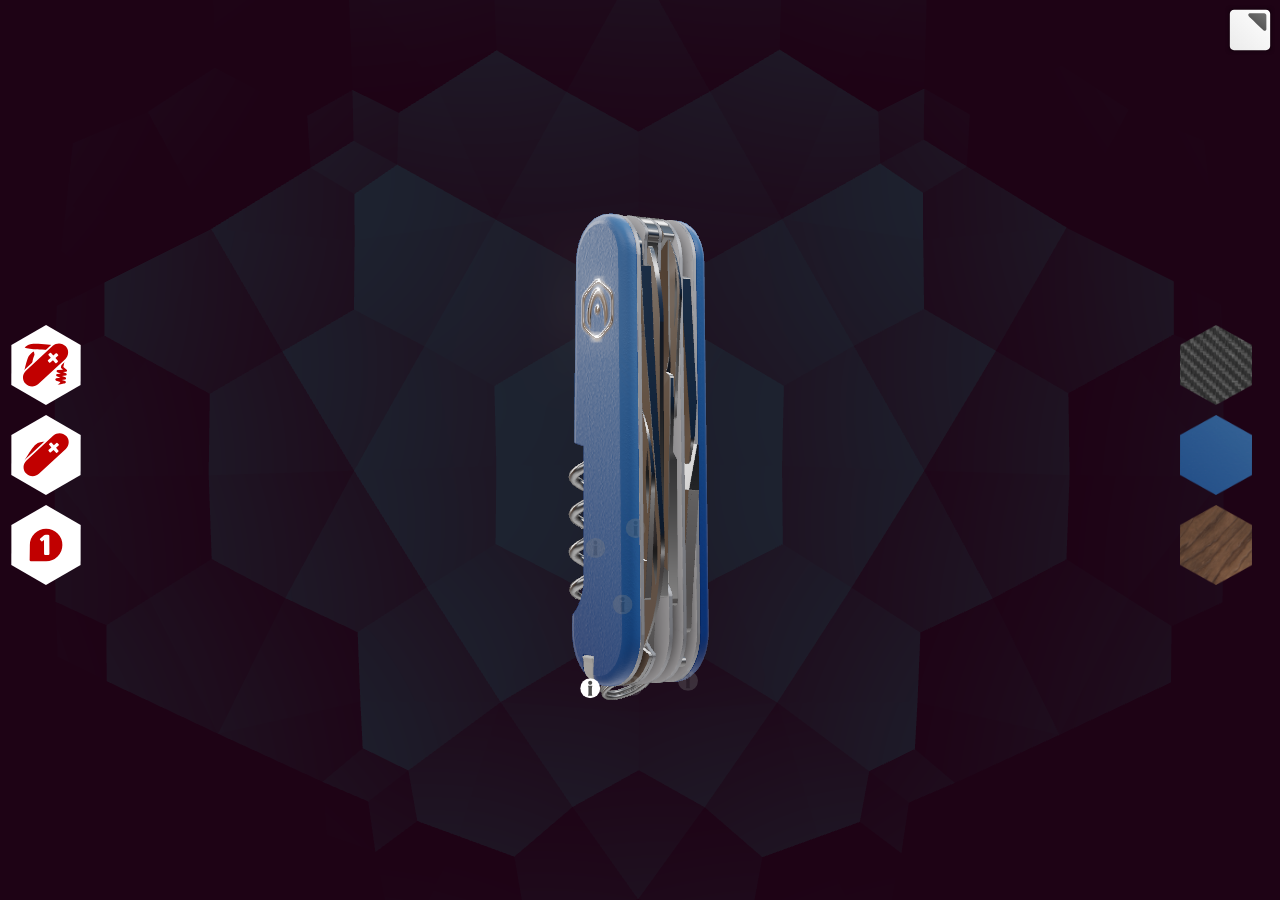
<file: figurative-labs-app/swiss_army_knife/index.html>
<!DOCTYPE html>
<html data-wf-page="5ea19a96cb72be2feafeaced" data-wf-site="5ea19a96cb72be01c1feacec">
<head>
  <meta charset="utf-8">
  <title>Swiss Army Knife - 3D product configurator created with Blender</title>
  <meta content="This application serves as an example for Verge3D beginner-level tutorials, and features configurable and animatable 3D model of a swiss army knife." name="description">
  <meta content="Swiss Army Knife - 3D product configurator created with Blender" property="og:title">
  <meta content="This application serves as an example for Verge3D beginner-level tutorials, and features configurable and animatable 3D model of a swiss army knife." property="og:description">
  <meta content="https://cdn.soft8soft.com/demo/blender/swiss_army_knife/v3d_app_data/cover.jpg" property="og:image">

  <meta content="width=device-width, initial-scale=1" name="viewport">
  <meta content="Webflow" name="generator">
  <link href="css/normalize.css" rel="stylesheet" type="text/css">
  <link href="css/webflow.css" rel="stylesheet" type="text/css">
  <link href="css/swiss-army-knife.webflow.css" rel="stylesheet" type="text/css">
  <script type="text/javascript">!function(o,c){var n=c.documentElement,t=" w-mod-";n.className+=t+"js",("ontouchstart"in o||o.DocumentTouch&&c instanceof DocumentTouch)&&(n.className+=t+"touch")}(window,document);</script>
  <link href="images/favicon.png" rel="shortcut icon" type="image/x-icon">
  <link href="images/webclip.png" rel="apple-touch-icon">
</head>
<body>
  <div class="html-embed w-embed w-iframe"><iframe width="100%" height="100%" frameborder="0" src="swiss_army_knife.html"></iframe></div>
  <div class="left-panel-center">
    <div id="left_panel" class="left-panel">
      <div id="fold_knife_button" class="fold-button"></div>
      <div id="unfold_knife_button" class="unfold-button"></div>
      <div id="annotation_knife_button" class="annotation-button"></div>
    </div>
  </div>
  <div class="right-panel-center">
    <div id="right_panel" class="right-panel">
      <div id="plastic_button" class="plastic-button"></div>
      <div id="carbon_button" class="carbon-button"></div>
      <div id="wood_button" class="wood-button"></div>
    </div>
  </div>
  <script src="https://d3e54v103j8qbb.cloudfront.net/js/jquery-3.4.1.min.220afd743d.js?site=5ea19a96cb72be01c1feacec" type="text/javascript" integrity="sha256-CSXorXvZcTkaix6Yvo6HppcZGetbYMGWSFlBw8HfCJo=" crossorigin="anonymous"></script>
  <script src="js/webflow.js" type="text/javascript"></script>
</body>
</html>
</file>
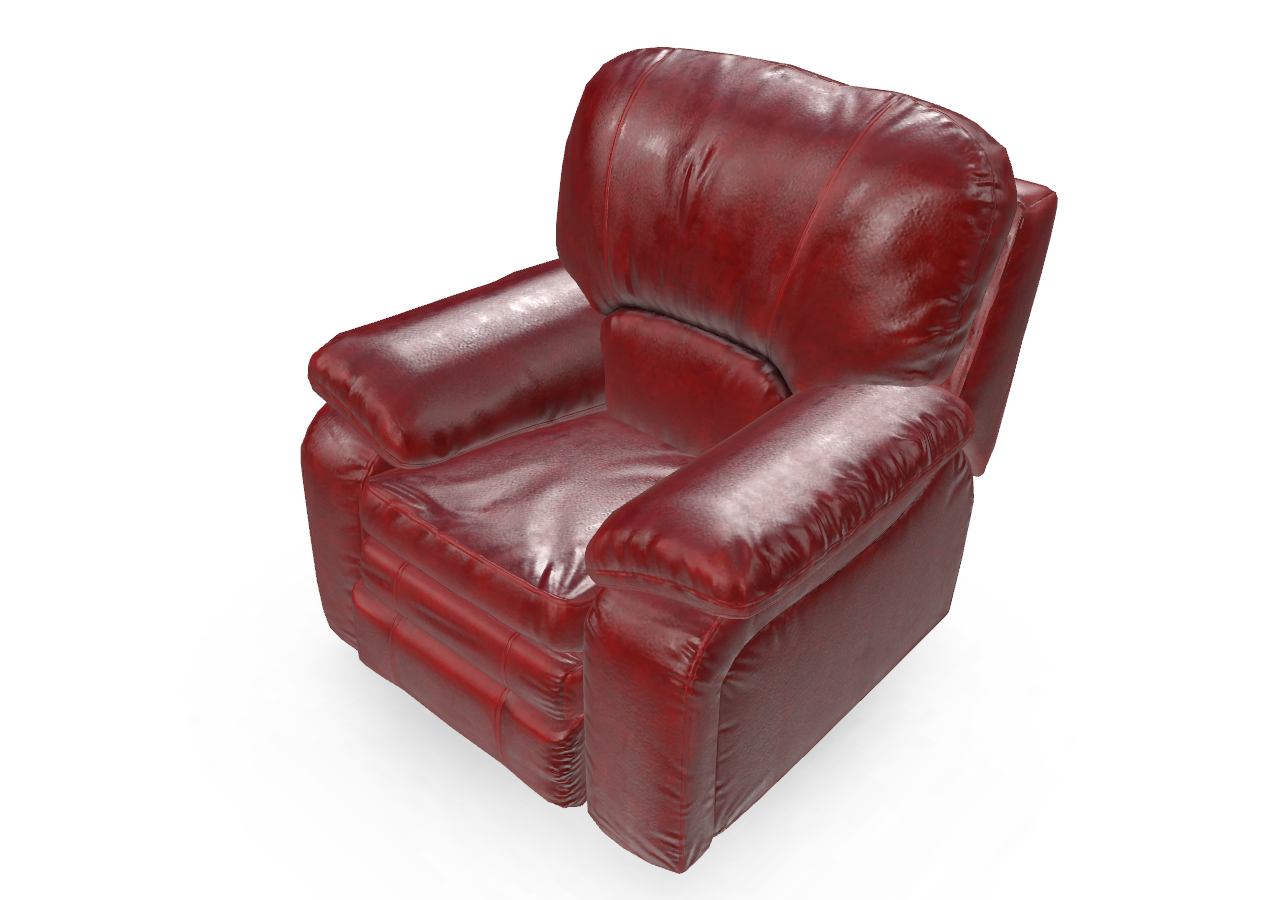
<file: figurative-labs-app/recliner/recliner.html>
<!DOCTYPE html>
<!-- __V3D_PUZZLES__ - enable Puzzles button in the App Manager -->
<!-- __V3D_TEMPLATE__ - template-based file; delete this line to prevent this file from being updated -->
<html lang="en">
<head>
  <title>Verge3D Web Interactive</title>
  <meta charset="utf-8">
  <meta name="viewport" content="width=device-width, user-scalable=no, minimum-scale=1.0, maximum-scale=1.0">

  <!-- Search Engines -->
  <meta name="description" content="Interactive 3D Web application made with Verge3D. Immerse yourself in amazing graphics experience offered by state-of-the WebGL and HTML5 technologies.">
  <!-- Twitter -->
  <meta name="twitter:card" content="summary">
  <meta name="twitter:title" content="Verge3D Web Interactive">
  <meta name="twitter:description" content="Interactive 3D Web application made with Verge3D. Immerse yourself in amazing graphics experience offered by state-of-the WebGL and HTML5 technologies.">
  <meta name="twitter:image:src" content="https://cdn.soft8soft.com/images/player_socials.jpg">
  <!-- Open Graph -->
  <meta property="og:title" content="Verge3D Web Interactive">
  <meta property="og:description" content="Interactive 3D Web application made with Verge3D. Immerse yourself in amazing graphics experience offered by state-of-the WebGL and HTML5 technologies.">
  <meta property="og:image" content="https://cdn.soft8soft.com/images/player_socials.jpg">
  <meta property="og:type" content="website">

  <meta name="generator" content="Verge3D 4.2.0">

  <!-- favicons -->
  <link rel="apple-touch-icon" sizes="180x180" href="media/apple-touch-icon.png">
  <link rel="icon" type="image/png" sizes="32x32" href="media/favicon-32x32.png">
  <link rel="icon" type="image/png" sizes="16x16" href="media/favicon-16x16.png">
  <link rel="manifest" href="media/manifest.json">
  <link rel="mask-icon" href="media/safari-pinned-tab.svg" color="#0048a5">
  <meta name="theme-color" content="#ffffff">


  
  <script src="v3d.js"></script>
  <script src="recliner.js"></script>

  <link rel="stylesheet" type="text/css" href="recliner.css">
</head>

<body>
  <div id="v3d-container">
    <div id="fullscreen-button" class="fullscreen-button fullscreen-open" title="Toggle fullscreen mode"></div>
  </div>
</body>

</html>
</file>
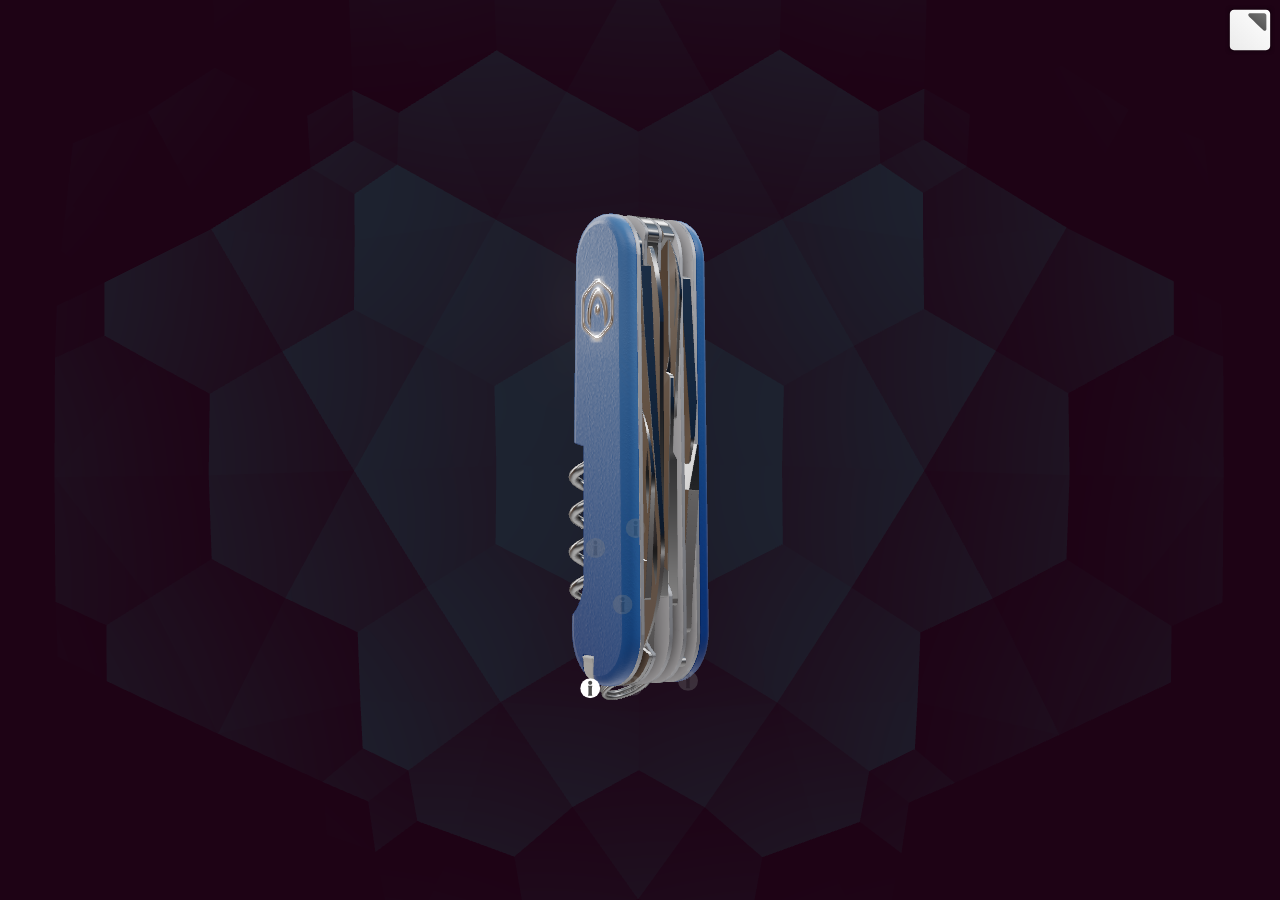
<file: figurative-labs-app/swiss_army_knife/swiss_army_knife.html>
<!DOCTYPE html>
<!-- __V3D_PUZZLES__ - enable Puzzles button in the App Manager -->
<!-- __V3D_TEMPLATE__ - template-based file; delete this line to prevent this file from being updated -->
<html lang="en">
<head>
  <title>Verge3D Web Interactive</title>
  <meta charset="utf-8">
  <meta name="viewport" content="width=device-width, user-scalable=no, minimum-scale=1.0, maximum-scale=1.0">

  <!-- Search Engines -->
  <meta name="description" content="Interactive 3D Web application made with Verge3D. Immerse yourself in amazing graphics experience offered by state-of-the WebGL and HTML5 technologies.">
  <!-- Twitter -->
  <meta name="twitter:card" content="summary">
  <meta name="twitter:title" content="Verge3D Web Interactive">
  <meta name="twitter:description" content="Interactive 3D Web application made with Verge3D. Immerse yourself in amazing graphics experience offered by state-of-the WebGL and HTML5 technologies.">
  <meta name="twitter:image:src" content="https://cdn.soft8soft.com/images/player_socials.jpg">
  <!-- Open Graph -->
  <meta property="og:title" content="Verge3D Web Interactive">
  <meta property="og:description" content="Interactive 3D Web application made with Verge3D. Immerse yourself in amazing graphics experience offered by state-of-the WebGL and HTML5 technologies.">
  <meta property="og:image" content="https://cdn.soft8soft.com/images/player_socials.jpg">
  <meta property="og:type" content="website">

  <meta name="generator" content="Verge3D 4.2.0">

  <!-- favicons -->
  <link rel="apple-touch-icon" sizes="180x180" href="media/apple-touch-icon.png">
  <link rel="icon" type="image/png" sizes="32x32" href="media/favicon-32x32.png">
  <link rel="icon" type="image/png" sizes="16x16" href="media/favicon-16x16.png">
  <link rel="manifest" href="media/manifest.json">
  <link rel="mask-icon" href="media/safari-pinned-tab.svg" color="#0048a5">
  <meta name="theme-color" content="#ffffff">


  
  <script src="v3d.js"></script>
  <script src="swiss_army_knife.js"></script>

  <link rel="stylesheet" type="text/css" href="swiss_army_knife.css">
</head>

<body>
  <div id="v3d-container">
    <div id="fullscreen-button" class="fullscreen-button fullscreen-open" title="Toggle fullscreen mode"></div>
  </div>
</body>

</html>
</file>
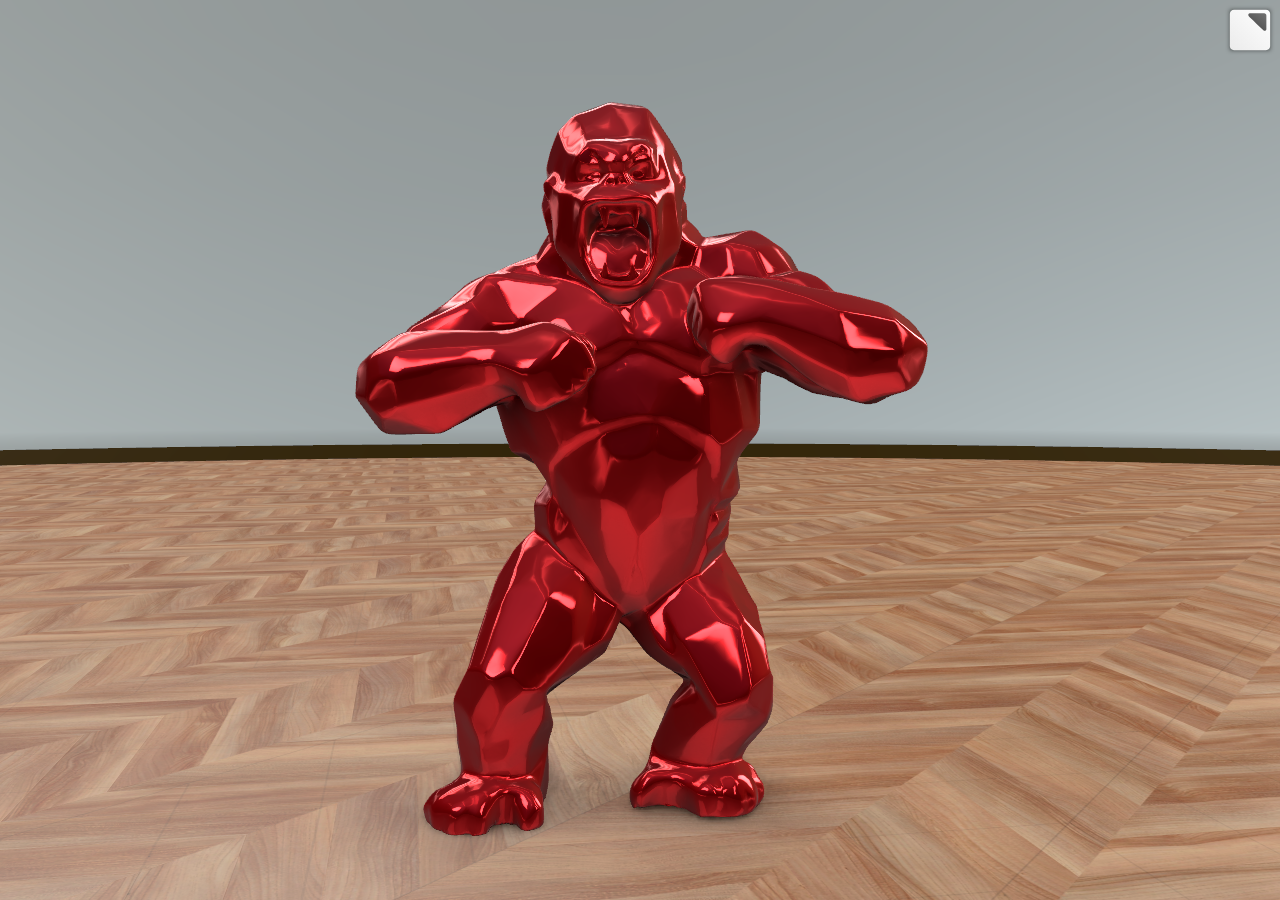
<file: figurative-labs-app/template/template.html>
<!DOCTYPE html>
<!-- __V3D_PUZZLES__ - enable Puzzles button in the App Manager -->
<!-- __V3D_TEMPLATE__ - template-based file; delete this line to prevent this file from being updated -->
<html lang="en">
<head>
  <title>Verge3D Web Interactive</title>
  <meta charset="utf-8">
  <meta name="viewport" content="width=device-width, user-scalable=no, minimum-scale=1.0, maximum-scale=1.0">

  <!-- Search Engines -->
  <meta name="description" content="Interactive 3D Web application made with Verge3D. Immerse yourself in amazing graphics experience offered by state-of-the art WebGL and HTML5 technologies.">
  <!-- Twitter -->
  <meta name="twitter:card" content="summary">
  <meta name="twitter:title" content="Verge3D Web Interactive">
  <meta name="twitter:description" content="Interactive 3D Web application made with Verge3D. Immerse yourself in amazing graphics experience offered by state-of-the art WebGL and HTML5 technologies.">
  <meta name="twitter:image:src" content="https://cdn.soft8soft.com/images/player_socials.jpg">
  <!-- Open Graph -->
  <meta property="og:title" content="Verge3D Web Interactive">
  <meta property="og:description" content="Interactive 3D Web application made with Verge3D. Immerse yourself in amazing graphics experience offered by state-of-the art WebGL and HTML5 technologies.">
  <meta property="og:image" content="https://cdn.soft8soft.com/images/player_socials.jpg">
  <meta property="og:type" content="website">

  <meta name="generator" content="Verge3D 4.3.1">

  <!-- favicons -->
  <link rel="apple-touch-icon" sizes="180x180" href="media/apple-touch-icon.png">
  <link rel="icon" type="image/png" sizes="32x32" href="media/favicon-32x32.png">
  <link rel="icon" type="image/png" sizes="16x16" href="media/favicon-16x16.png">
  <link rel="manifest" href="media/manifest.json">
  <link rel="mask-icon" href="media/safari-pinned-tab.svg" color="#0048a5">
  <meta name="theme-color" content="#ffffff">


  
  <script src="v3d.js"></script>
  <script src="template.js"></script>

  <link rel="stylesheet" type="text/css" href="template.css">
</head>

<body>
  <div id="v3d-container">
    <div id="fullscreen-button" class="fullscreen-button fullscreen-open" title="Toggle fullscreen mode"></div>
  </div>
  <div class="left-panel-center">
    <div id="left_panel" class="left-panel">
      <div id="fold_knife_button" class="fold-button"></div>
      <div id="unfold_knife_button" class="unfold-button"></div>
      <div id="annotation_knife_button" class="annotation-button"></div>
    </div>
  </div>
  <div class="right-panel-center">
    <div id="right_panel" class="right-panel">
      <div id="plastic_button" class="plastic-button"></div>
      <div id="carbon_button" class="carbon-button"></div>
      <div id="wood_button" class="wood-button"></div>
    </div>
  </div>
</body>

</html>
</file>
<file: figurative-labs-app/swiss_army_knife/css/webflow.css>
@font-face {
  font-family: 'webflow-icons';
  src: url("[data-uri]") format('truetype');
  font-weight: normal;
  font-style: normal;
}
[class^="w-icon-"],
[class*=" w-icon-"] {
  /* use !important to prevent issues with browser extensions that change fonts */
  font-family: 'webflow-icons' !important;
  speak: none;
  font-style: normal;
  font-weight: normal;
  font-variant: normal;
  text-transform: none;
  line-height: 1;
  /* Better Font Rendering =========== */
  -webkit-font-smoothing: antialiased;
  -moz-osx-font-smoothing: grayscale;
}
.w-icon-slider-right:before {
  content: "\e600";
}
.w-icon-slider-left:before {
  content: "\e601";
}
.w-icon-nav-menu:before {
  content: "\e602";
}
.w-icon-arrow-down:before,
.w-icon-dropdown-toggle:before {
  content: "\e603";
}
.w-icon-file-upload-remove:before {
  content: "\e900";
}
.w-icon-file-upload-icon:before {
  content: "\e903";
}
* {
  -webkit-box-sizing: border-box;
  -moz-box-sizing: border-box;
  box-sizing: border-box;
}
html {
  height: 100%;
}
body {
  margin: 0;
  min-height: 100%;
  background-color: #fff;
  font-family: Arial, sans-serif;
  font-size: 14px;
  line-height: 20px;
  color: #333;
}
img {
  max-width: 100%;
  vertical-align: middle;
  display: inline-block;
}
html.w-mod-touch * {
  background-attachment: scroll !important;
}
.w-block {
  display: block;
}
.w-inline-block {
  max-width: 100%;
  display: inline-block;
}
.w-clearfix:before,
.w-clearfix:after {
  content: " ";
  display: table;
  grid-column-start: 1;
  grid-row-start: 1;
  grid-column-end: 2;
  grid-row-end: 2;
}
.w-clearfix:after {
  clear: both;
}
.w-hidden {
  display: none;
}
.w-button {
  display: inline-block;
  padding: 9px 15px;
  background-color: #3898EC;
  color: white;
  border: 0;
  line-height: inherit;
  text-decoration: none;
  cursor: pointer;
  border-radius: 0;
}
input.w-button {
  -webkit-appearance: button;
}
html[data-w-dynpage] [data-w-cloak] {
  color: transparent !important;
}
.w-webflow-badge,
.w-webflow-badge * {
  position: static;
  left: auto;
  top: auto;
  right: auto;
  bottom: auto;
  z-index: auto;
  display: block;
  visibility: visible;
  overflow: visible;
  overflow-x: visible;
  overflow-y: visible;
  box-sizing: border-box;
  width: auto;
  height: auto;
  max-height: none;
  max-width: none;
  min-height: 0;
  min-width: 0;
  margin: 0;
  padding: 0;
  float: none;
  clear: none;
  border: 0 none transparent;
  border-radius: 0;
  background: none;
  background-image: none;
  background-position: 0% 0%;
  background-size: auto auto;
  background-repeat: repeat;
  background-origin: padding-box;
  background-clip: border-box;
  background-attachment: scroll;
  background-color: transparent;
  box-shadow: none;
  opacity: 1.0;
  transform: none;
  transition: none;
  direction: ltr;
  font-family: inherit;
  font-weight: inherit;
  color: inherit;
  font-size: inherit;
  line-height: inherit;
  font-style: inherit;
  font-variant: inherit;
  text-align: inherit;
  letter-spacing: inherit;
  text-decoration: inherit;
  text-indent: 0;
  text-transform: inherit;
  list-style-type: disc;
  text-shadow: none;
  font-smoothing: auto;
  vertical-align: baseline;
  cursor: inherit;
  white-space: inherit;
  word-break: normal;
  word-spacing: normal;
  word-wrap: normal;
}
.w-webflow-badge {
  position: fixed !important;
  display: inline-block !important;
  visibility: visible !important;
  opacity: 1 !important;
  z-index: 2147483647 !important;
  top: auto !important;
  right: 12px !important;
  bottom: 12px !important;
  left: auto !important;
  color: #AAADB0 !important;
  background-color: #fff !important;
  border-radius: 3px !important;
  padding: 6px 8px 6px 6px !important;
  font-size: 12px !important;
  opacity: 1.0 !important;
  line-height: 14px !important;
  text-decoration: none !important;
  transform: none !important;
  margin: 0 !important;
  width: auto !important;
  height: auto !important;
  overflow: visible !important;
  white-space: nowrap;
  box-shadow: 0 0 0 1px rgba(0, 0, 0, 0.1), 0px 1px 3px rgba(0, 0, 0, 0.1);
  cursor: pointer;
}
.w-webflow-badge > img {
  display: inline-block !important;
  visibility: visible !important;
  opacity: 1 !important;
  vertical-align: middle !important;
}
h1,
h2,
h3,
h4,
h5,
h6 {
  font-weight: bold;
  margin-bottom: 10px;
}
h1 {
  font-size: 38px;
  line-height: 44px;
  margin-top: 20px;
}
h2 {
  font-size: 32px;
  line-height: 36px;
  margin-top: 20px;
}
h3 {
  font-size: 24px;
  line-height: 30px;
  margin-top: 20px;
}
h4 {
  font-size: 18px;
  line-height: 24px;
  margin-top: 10px;
}
h5 {
  font-size: 14px;
  line-height: 20px;
  margin-top: 10px;
}
h6 {
  font-size: 12px;
  line-height: 18px;
  margin-top: 10px;
}
p {
  margin-top: 0;
  margin-bottom: 10px;
}
blockquote {
  margin: 0 0 10px 0;
  padding: 10px 20px;
  border-left: 5px solid #E2E2E2;
  font-size: 18px;
  line-height: 22px;
}
figure {
  margin: 0;
  margin-bottom: 10px;
}
figcaption {
  margin-top: 5px;
  text-align: center;
}
ul,
ol {
  margin-top: 0px;
  margin-bottom: 10px;
  padding-left: 40px;
}
.w-list-unstyled {
  padding-left: 0;
  list-style: none;
}
.w-embed:before,
.w-embed:after {
  content: " ";
  display: table;
  grid-column-start: 1;
  grid-row-start: 1;
  grid-column-end: 2;
  grid-row-end: 2;
}
.w-embed:after {
  clear: both;
}
.w-video {
  width: 100%;
  position: relative;
  padding: 0;
}
.w-video iframe,
.w-video object,
.w-video embed {
  position: absolute;
  top: 0;
  left: 0;
  width: 100%;
  height: 100%;
}
fieldset {
  padding: 0;
  margin: 0;
  border: 0;
}
button,
html input[type="button"],
input[type="reset"] {
  border: 0;
  cursor: pointer;
  -webkit-appearance: button;
}
.w-form {
  margin: 0 0 15px;
}
.w-form-done {
  display: none;
  padding: 20px;
  text-align: center;
  background-color: #dddddd;
}
.w-form-fail {
  display: none;
  margin-top: 10px;
  padding: 10px;
  background-color: #ffdede;
}
label {
  display: block;
  margin-bottom: 5px;
  font-weight: bold;
}
.w-input,
.w-select {
  display: block;
  width: 100%;
  height: 38px;
  padding: 8px 12px;
  margin-bottom: 10px;
  font-size: 14px;
  line-height: 1.428571429;
  color: #333333;
  vertical-align: middle;
  background-color: #ffffff;
  border: 1px solid #cccccc;
}
.w-input:-moz-placeholder,
.w-select:-moz-placeholder {
  color: #999;
}
.w-input::-moz-placeholder,
.w-select::-moz-placeholder {
  color: #999;
  opacity: 1;
}
.w-input:-ms-input-placeholder,
.w-select:-ms-input-placeholder {
  color: #999;
}
.w-input::-webkit-input-placeholder,
.w-select::-webkit-input-placeholder {
  color: #999;
}
.w-input:focus,
.w-select:focus {
  border-color: #3898EC;
  outline: 0;
}
.w-input[disabled],
.w-select[disabled],
.w-input[readonly],
.w-select[readonly],
fieldset[disabled] .w-input,
fieldset[disabled] .w-select {
  cursor: not-allowed;
  background-color: #eeeeee;
}
textarea.w-input,
textarea.w-select {
  height: auto;
}
.w-select {
  background-color: #f3f3f3;
}
.w-select[multiple] {
  height: auto;
}
.w-form-label {
  display: inline-block;
  cursor: pointer;
  font-weight: normal;
  margin-bottom: 0px;
}
.w-radio {
  display: block;
  margin-bottom: 5px;
  padding-left: 20px;
}
.w-radio:before,
.w-radio:after {
  content: " ";
  display: table;
  grid-column-start: 1;
  grid-row-start: 1;
  grid-column-end: 2;
  grid-row-end: 2;
}
.w-radio:after {
  clear: both;
}
.w-radio-input {
  margin: 4px 0 0;
  margin-top: 1px \9;
  line-height: normal;
  float: left;
  margin-left: -20px;
}
.w-radio-input {
  margin-top: 3px;
}
.w-file-upload {
  display: block;
  margin-bottom: 10px;
}
.w-file-upload-input {
  width: 0.1px;
  height: 0.1px;
  opacity: 0;
  overflow: hidden;
  position: absolute;
  z-index: -100;
}
.w-file-upload-default,
.w-file-upload-uploading,
.w-file-upload-success {
  display: inline-block;
  color: #333333;
}
.w-file-upload-error {
  display: block;
  margin-top: 10px;
}
.w-file-upload-default.w-hidden,
.w-file-upload-uploading.w-hidden,
.w-file-upload-error.w-hidden,
.w-file-upload-success.w-hidden {
  display: none;
}
.w-file-upload-uploading-btn {
  display: flex;
  font-size: 14px;
  font-weight: normal;
  cursor: pointer;
  margin: 0;
  padding: 8px 12px;
  border: 1px solid #cccccc;
  background-color: #fafafa;
}
.w-file-upload-file {
  display: flex;
  flex-grow: 1;
  justify-content: space-between;
  margin: 0;
  padding: 8px 9px 8px 11px;
  border: 1px solid #cccccc;
  background-color: #fafafa;
}
.w-file-upload-file-name {
  font-size: 14px;
  font-weight: normal;
  display: block;
}
.w-file-remove-link {
  margin-top: 3px;
  margin-left: 10px;
  width: auto;
  height: auto;
  padding: 3px;
  display: block;
  cursor: pointer;
}
.w-icon-file-upload-remove {
  margin: auto;
  font-size: 10px;
}
.w-file-upload-error-msg {
  display: inline-block;
  color: #ea384c;
  padding: 2px 0;
}
.w-file-upload-info {
  display: inline-block;
  line-height: 38px;
  padding: 0 12px;
}
.w-file-upload-label {
  display: inline-block;
  font-size: 14px;
  font-weight: normal;
  cursor: pointer;
  margin: 0;
  padding: 8px 12px;
  border: 1px solid #cccccc;
  background-color: #fafafa;
}
.w-icon-file-upload-icon,
.w-icon-file-upload-uploading {
  display: inline-block;
  margin-right: 8px;
  width: 20px;
}
.w-icon-file-upload-uploading {
  height: 20px;
}
.w-container {
  margin-left: auto;
  margin-right: auto;
  max-width: 940px;
}
.w-container:before,
.w-container:after {
  content: " ";
  display: table;
  grid-column-start: 1;
  grid-row-start: 1;
  grid-column-end: 2;
  grid-row-end: 2;
}
.w-container:after {
  clear: both;
}
.w-container .w-row {
  margin-left: -10px;
  margin-right: -10px;
}
.w-row:before,
.w-row:after {
  content: " ";
  display: table;
  grid-column-start: 1;
  grid-row-start: 1;
  grid-column-end: 2;
  grid-row-end: 2;
}
.w-row:after {
  clear: both;
}
.w-row .w-row {
  margin-left: 0;
  margin-right: 0;
}
.w-col {
  position: relative;
  float: left;
  width: 100%;
  min-height: 1px;
  padding-left: 10px;
  padding-right: 10px;
}
.w-col .w-col {
  padding-left: 0;
  padding-right: 0;
}
.w-col-1 {
  width: 8.33333333%;
}
.w-col-2 {
  width: 16.66666667%;
}
.w-col-3 {
  width: 25%;
}
.w-col-4 {
  width: 33.33333333%;
}
.w-col-5 {
  width: 41.66666667%;
}
.w-col-6 {
  width: 50%;
}
.w-col-7 {
  width: 58.33333333%;
}
.w-col-8 {
  width: 66.66666667%;
}
.w-col-9 {
  width: 75%;
}
.w-col-10 {
  width: 83.33333333%;
}
.w-col-11 {
  width: 91.66666667%;
}
.w-col-12 {
  width: 100%;
}
.w-hidden-main {
  display: none !important;
}
@media screen and (max-width: 991px) {
  .w-container {
    max-width: 728px;
  }
  .w-hidden-main {
    display: inherit !important;
  }
  .w-hidden-medium {
    display: none !important;
  }
  .w-col-medium-1 {
    width: 8.33333333%;
  }
  .w-col-medium-2 {
    width: 16.66666667%;
  }
  .w-col-medium-3 {
    width: 25%;
  }
  .w-col-medium-4 {
    width: 33.33333333%;
  }
  .w-col-medium-5 {
    width: 41.66666667%;
  }
  .w-col-medium-6 {
    width: 50%;
  }
  .w-col-medium-7 {
    width: 58.33333333%;
  }
  .w-col-medium-8 {
    width: 66.66666667%;
  }
  .w-col-medium-9 {
    width: 75%;
  }
  .w-col-medium-10 {
    width: 83.33333333%;
  }
  .w-col-medium-11 {
    width: 91.66666667%;
  }
  .w-col-medium-12 {
    width: 100%;
  }
  .w-col-stack {
    width: 100%;
    left: auto;
    right: auto;
  }
}
@media screen and (max-width: 767px) {
  .w-hidden-main {
    display: inherit !important;
  }
  .w-hidden-medium {
    display: inherit !important;
  }
  .w-hidden-small {
    display: none !important;
  }
  .w-row,
  .w-container .w-row {
    margin-left: 0;
    margin-right: 0;
  }
  .w-col {
    width: 100%;
    left: auto;
    right: auto;
  }
  .w-col-small-1 {
    width: 8.33333333%;
  }
  .w-col-small-2 {
    width: 16.66666667%;
  }
  .w-col-small-3 {
    width: 25%;
  }
  .w-col-small-4 {
    width: 33.33333333%;
  }
  .w-col-small-5 {
    width: 41.66666667%;
  }
  .w-col-small-6 {
    width: 50%;
  }
  .w-col-small-7 {
    width: 58.33333333%;
  }
  .w-col-small-8 {
    width: 66.66666667%;
  }
  .w-col-small-9 {
    width: 75%;
  }
  .w-col-small-10 {
    width: 83.33333333%;
  }
  .w-col-small-11 {
    width: 91.66666667%;
  }
  .w-col-small-12 {
    width: 100%;
  }
}
@media screen and (max-width: 479px) {
  .w-container {
    max-width: none;
  }
  .w-hidden-main {
    display: inherit !important;
  }
  .w-hidden-medium {
    display: inherit !important;
  }
  .w-hidden-small {
    display: inherit !important;
  }
  .w-hidden-tiny {
    display: none !important;
  }
  .w-col {
    width: 100%;
  }
  .w-col-tiny-1 {
    width: 8.33333333%;
  }
  .w-col-tiny-2 {
    width: 16.66666667%;
  }
  .w-col-tiny-3 {
    width: 25%;
  }
  .w-col-tiny-4 {
    width: 33.33333333%;
  }
  .w-col-tiny-5 {
    width: 41.66666667%;
  }
  .w-col-tiny-6 {
    width: 50%;
  }
  .w-col-tiny-7 {
    width: 58.33333333%;
  }
  .w-col-tiny-8 {
    width: 66.66666667%;
  }
  .w-col-tiny-9 {
    width: 75%;
  }
  .w-col-tiny-10 {
    width: 83.33333333%;
  }
  .w-col-tiny-11 {
    width: 91.66666667%;
  }
  .w-col-tiny-12 {
    width: 100%;
  }
}
.w-widget {
  position: relative;
}
.w-widget-map {
  width: 100%;
  height: 400px;
}
.w-widget-map label {
  width: auto;
  display: inline;
}
.w-widget-map img {
  max-width: inherit;
}
.w-widget-map .gm-style-iw {
  text-align: center;
}
.w-widget-map .gm-style-iw > button {
  display: none !important;
}
.w-widget-twitter {
  overflow: hidden;
}
.w-widget-twitter-count-shim {
  display: inline-block;
  vertical-align: top;
  position: relative;
  width: 28px;
  height: 20px;
  text-align: center;
  background: white;
  border: #758696 solid 1px;
  border-radius: 3px;
}
.w-widget-twitter-count-shim * {
  pointer-events: none;
  -webkit-user-select: none;
  -moz-user-select: none;
  -ms-user-select: none;
  user-select: none;
}
.w-widget-twitter-count-shim .w-widget-twitter-count-inner {
  position: relative;
  font-size: 15px;
  line-height: 12px;
  text-align: center;
  color: #999;
  font-family: serif;
}
.w-widget-twitter-count-shim .w-widget-twitter-count-clear {
  position: relative;
  display: block;
}
.w-widget-twitter-count-shim.w--large {
  width: 36px;
  height: 28px;
}
.w-widget-twitter-count-shim.w--large .w-widget-twitter-count-inner {
  font-size: 18px;
  line-height: 18px;
}
.w-widget-twitter-count-shim:not(.w--vertical) {
  margin-left: 5px;
  margin-right: 8px;
}
.w-widget-twitter-count-shim:not(.w--vertical).w--large {
  margin-left: 6px;
}
.w-widget-twitter-count-shim:not(.w--vertical):before,
.w-widget-twitter-count-shim:not(.w--vertical):after {
  top: 50%;
  left: 0;
  border: solid transparent;
  content: " ";
  height: 0;
  width: 0;
  position: absolute;
  pointer-events: none;
}
.w-widget-twitter-count-shim:not(.w--vertical):before {
  border-color: rgba(117, 134, 150, 0);
  border-right-color: #5d6c7b;
  border-width: 4px;
  margin-left: -9px;
  margin-top: -4px;
}
.w-widget-twitter-count-shim:not(.w--vertical).w--large:before {
  border-width: 5px;
  margin-left: -10px;
  margin-top: -5px;
}
.w-widget-twitter-count-shim:not(.w--vertical):after {
  border-color: rgba(255, 255, 255, 0);
  border-right-color: white;
  border-width: 4px;
  margin-left: -8px;
  margin-top: -4px;
}
.w-widget-twitter-count-shim:not(.w--vertical).w--large:after {
  border-width: 5px;
  margin-left: -9px;
  margin-top: -5px;
}
.w-widget-twitter-count-shim.w--vertical {
  width: 61px;
  height: 33px;
  margin-bottom: 8px;
}
.w-widget-twitter-count-shim.w--vertical:before,
.w-widget-twitter-count-shim.w--vertical:after {
  top: 100%;
  left: 50%;
  border: solid transparent;
  content: " ";
  height: 0;
  width: 0;
  position: absolute;
  pointer-events: none;
}
.w-widget-twitter-count-shim.w--vertical:before {
  border-color: rgba(117, 134, 150, 0);
  border-top-color: #5d6c7b;
  border-width: 5px;
  margin-left: -5px;
}
.w-widget-twitter-count-shim.w--vertical:after {
  border-color: rgba(255, 255, 255, 0);
  border-top-color: white;
  border-width: 4px;
  margin-left: -4px;
}
.w-widget-twitter-count-shim.w--vertical .w-widget-twitter-count-inner {
  font-size: 18px;
  line-height: 22px;
}
.w-widget-twitter-count-shim.w--vertical.w--large {
  width: 76px;
}
.w-widget-gplus {
  overflow: hidden;
}
.w-background-video {
  position: relative;
  overflow: hidden;
  height: 500px;
  color: white;
}
.w-background-video > video {
  background-size: cover;
  background-position: 50% 50%;
  position: absolute;
  margin: auto;
  width: 100%;
  height: 100%;
  right: -100%;
  bottom: -100%;
  top: -100%;
  left: -100%;
  object-fit: cover;
  z-index: -100;
}
.w-background-video > video::-webkit-media-controls-start-playback-button {
  display: none !important;
  -webkit-appearance: none;
}
.w-slider {
  position: relative;
  height: 300px;
  text-align: center;
  background: #dddddd;
  clear: both;
  -webkit-tap-highlight-color: rgba(0, 0, 0, 0);
  tap-highlight-color: rgba(0, 0, 0, 0);
}
.w-slider-mask {
  position: relative;
  display: block;
  overflow: hidden;
  z-index: 1;
  left: 0;
  right: 0;
  height: 100%;
  white-space: nowrap;
}
.w-slide {
  position: relative;
  display: inline-block;
  vertical-align: top;
  width: 100%;
  height: 100%;
  white-space: normal;
  text-align: left;
}
.w-slider-nav {
  position: absolute;
  z-index: 2;
  top: auto;
  right: 0;
  bottom: 0;
  left: 0;
  margin: auto;
  padding-top: 10px;
  height: 40px;
  text-align: center;
  -webkit-tap-highlight-color: rgba(0, 0, 0, 0);
  tap-highlight-color: rgba(0, 0, 0, 0);
}
.w-slider-nav.w-round > div {
  border-radius: 100%;
}
.w-slider-nav.w-num > div {
  width: auto;
  height: auto;
  padding: 0.2em 0.5em;
  font-size: inherit;
  line-height: inherit;
}
.w-slider-nav.w-shadow > div {
  box-shadow: 0 0 3px rgba(51, 51, 51, 0.4);
}
.w-slider-nav-invert {
  color: #fff;
}
.w-slider-nav-invert > div {
  background-color: rgba(34, 34, 34, 0.4);
}
.w-slider-nav-invert > div.w-active {
  background-color: #222;
}
.w-slider-dot {
  position: relative;
  display: inline-block;
  width: 1em;
  height: 1em;
  background-color: rgba(255, 255, 255, 0.4);
  cursor: pointer;
  margin: 0 3px 0.5em;
  transition: background-color 100ms, color 100ms;
}
.w-slider-dot.w-active {
  background-color: #fff;
}
.w-slider-arrow-left,
.w-slider-arrow-right {
  position: absolute;
  width: 80px;
  top: 0;
  right: 0;
  bottom: 0;
  left: 0;
  margin: auto;
  cursor: pointer;
  overflow: hidden;
  color: white;
  font-size: 40px;
  -webkit-tap-highlight-color: rgba(0, 0, 0, 0);
  tap-highlight-color: rgba(0, 0, 0, 0);
  -webkit-user-select: none;
  -moz-user-select: none;
  -ms-user-select: none;
  user-select: none;
}
.w-slider-arrow-left [class^="w-icon-"],
.w-slider-arrow-right [class^="w-icon-"],
.w-slider-arrow-left [class*=" w-icon-"],
.w-slider-arrow-right [class*=" w-icon-"] {
  position: absolute;
}
.w-slider-arrow-left {
  z-index: 3;
  right: auto;
}
.w-slider-arrow-right {
  z-index: 4;
  left: auto;
}
.w-icon-slider-left,
.w-icon-slider-right {
  top: 0;
  right: 0;
  bottom: 0;
  left: 0;
  margin: auto;
  width: 1em;
  height: 1em;
}
.w-dropdown {
  display: inline-block;
  position: relative;
  text-align: left;
  margin-left: auto;
  margin-right: auto;
  z-index: 900;
}
.w-dropdown-btn,
.w-dropdown-toggle,
.w-dropdown-link {
  position: relative;
  vertical-align: top;
  text-decoration: none;
  color: #222222;
  padding: 20px;
  text-align: left;
  margin-left: auto;
  margin-right: auto;
  white-space: nowrap;
}
.w-dropdown-toggle {
  -webkit-user-select: none;
  -moz-user-select: none;
  -ms-user-select: none;
  user-select: none;
  display: inline-block;
  cursor: pointer;
  padding-right: 40px;
}
.w-icon-dropdown-toggle {
  position: absolute;
  top: 0;
  right: 0;
  bottom: 0;
  margin: auto;
  margin-right: 20px;
  width: 1em;
  height: 1em;
}
.w-dropdown-list {
  position: absolute;
  background: #dddddd;
  display: none;
  min-width: 100%;
}
.w-dropdown-list.w--open {
  display: block;
}
.w-dropdown-link {
  padding: 10px 20px;
  display: block;
  color: #222222;
}
.w-dropdown-link.w--current {
  color: #0082f3;
}
@media screen and (max-width: 767px) {
  .w-nav-brand {
    padding-left: 10px;
  }
}
/**
 * ## Note
 * Safari (on both iOS and OS X) does not handle viewport units (vh, vw) well.
 * For example percentage units do not work on descendants of elements that
 * have any dimensions expressed in viewport units. It also doesn’t handle them at
 * all in `calc()`.
 */
/**
 * Wrapper around all lightbox elements
 *
 * 1. Since the lightbox can receive focus, IE also gives it an outline.
 * 2. Fixes flickering on Chrome when a transition is in progress
 *    underneath the lightbox.
 */
.w-lightbox-backdrop {
  color: #000;
  cursor: auto;
  font-family: serif;
  font-size: medium;
  font-style: normal;
  font-variant: normal;
  font-weight: normal;
  letter-spacing: normal;
  line-height: normal;
  list-style: disc;
  text-align: start;
  text-indent: 0;
  text-shadow: none;
  text-transform: none;
  visibility: visible;
  white-space: normal;
  word-break: normal;
  word-spacing: normal;
  word-wrap: normal;
  position: fixed;
  top: 0;
  right: 0;
  bottom: 0;
  left: 0;
  color: #fff;
  font-family: "Helvetica Neue", Helvetica, Ubuntu, "Segoe UI", Verdana, sans-serif;
  font-size: 17px;
  line-height: 1.2;
  font-weight: 300;
  text-align: center;
  background: rgba(0, 0, 0, 0.9);
  z-index: 2000;
  outline: 0;
  /* 1 */
  opacity: 0;
  -webkit-user-select: none;
  -moz-user-select: none;
  -ms-user-select: none;
  -webkit-tap-highlight-color: transparent;
  -webkit-transform: translate(0, 0);
  /* 2 */
}
/**
 * Neat trick to bind the rubberband effect to our canvas instead of the whole
 * document on iOS. It also prevents a bug that causes the document underneath to scroll.
 */
.w-lightbox-backdrop,
.w-lightbox-container {
  height: 100%;
  overflow: auto;
  -webkit-overflow-scrolling: touch;
}
.w-lightbox-content {
  position: relative;
  height: 100vh;
  overflow: hidden;
}
.w-lightbox-view {
  position: absolute;
  width: 100vw;
  height: 100vh;
  opacity: 0;
}
.w-lightbox-view:before {
  content: "";
  height: 100vh;
}
/* .w-lightbox-content */
.w-lightbox-group,
.w-lightbox-group .w-lightbox-view,
.w-lightbox-group .w-lightbox-view:before {
  height: 86vh;
}
.w-lightbox-frame,
.w-lightbox-view:before {
  display: inline-block;
  vertical-align: middle;
}
/*
 * 1. Remove default margin set by user-agent on the <figure> element.
 */
.w-lightbox-figure {
  position: relative;
  margin: 0;
  /* 1 */
}
.w-lightbox-group .w-lightbox-figure {
  cursor: pointer;
}
/**
 * IE adds image dimensions as width and height attributes on the IMG tag,
 * but we need both width and height to be set to auto to enable scaling.
 */
.w-lightbox-img {
  width: auto;
  height: auto;
  max-width: none;
}
/**
 * 1. Reset if style is set by user on "All Images"
 */
.w-lightbox-image {
  display: block;
  float: none;
  /* 1 */
  max-width: 100vw;
  max-height: 100vh;
}
.w-lightbox-group .w-lightbox-image {
  max-height: 86vh;
}
.w-lightbox-caption {
  position: absolute;
  right: 0;
  bottom: 0;
  left: 0;
  padding: .5em 1em;
  background: rgba(0, 0, 0, 0.4);
  text-align: left;
  text-overflow: ellipsis;
  white-space: nowrap;
  overflow: hidden;
}
.w-lightbox-embed {
  position: absolute;
  top: 0;
  right: 0;
  bottom: 0;
  left: 0;
  width: 100%;
  height: 100%;
}
.w-lightbox-control {
  position: absolute;
  top: 0;
  width: 4em;
  background-size: 24px;
  background-repeat: no-repeat;
  background-position: center;
  cursor: pointer;
  -webkit-transition: all .3s;
  transition: all .3s;
}
.w-lightbox-left {
  display: none;
  bottom: 0;
  left: 0;
  /* <svg xmlns="http://www.w3.org/2000/svg" viewBox="-20 0 24 40" width="24" height="40"><g transform="rotate(45)"><path d="m0 0h5v23h23v5h-28z" opacity=".4"/><path d="m1 1h3v23h23v3h-26z" fill="#fff"/></g></svg> */
  background-image: url("[data-uri]");
}
.w-lightbox-right {
  display: none;
  right: 0;
  bottom: 0;
  /* <svg xmlns="http://www.w3.org/2000/svg" viewBox="-4 0 24 40" width="24" height="40"><g transform="rotate(45)"><path d="m0-0h28v28h-5v-23h-23z" opacity=".4"/><path d="m1 1h26v26h-3v-23h-23z" fill="#fff"/></g></svg> */
  background-image: url("[data-uri]");
}
/*
 * Without specifying the with and height inside the SVG, all versions of IE render the icon too small.
 * The bug does not seem to manifest itself if the elements are tall enough such as the above arrows.
 * (http://stackoverflow.com/questions/16092114/background-size-differs-in-internet-explorer)
 */
.w-lightbox-close {
  right: 0;
  height: 2.6em;
  /* <svg xmlns="http://www.w3.org/2000/svg" viewBox="-4 0 18 17" width="18" height="17"><g transform="rotate(45)"><path d="m0 0h7v-7h5v7h7v5h-7v7h-5v-7h-7z" opacity=".4"/><path d="m1 1h7v-7h3v7h7v3h-7v7h-3v-7h-7z" fill="#fff"/></g></svg> */
  background-image: url("[data-uri]");
  background-size: 18px;
}
/**
 * 1. All IE versions add extra space at the bottom without this.
 */
.w-lightbox-strip {
  position: absolute;
  bottom: 0;
  left: 0;
  right: 0;
  padding: 0 1vh;
  line-height: 0;
  /* 1 */
  white-space: nowrap;
  overflow-x: auto;
  overflow-y: hidden;
}
/*
 * 1. We use content-box to avoid having to do `width: calc(10vh + 2vw)`
 *    which doesn’t work in Safari anyway.
 * 2. Chrome renders images pixelated when switching to GPU. Making sure
 *    the parent is also rendered on the GPU (by setting translate3d for
 *    example) fixes this behavior.
 */
.w-lightbox-item {
  display: inline-block;
  width: 10vh;
  padding: 2vh 1vh;
  box-sizing: content-box;
  /* 1 */
  cursor: pointer;
  -webkit-transform: translate3d(0, 0, 0);
  /* 2 */
}
.w-lightbox-active {
  opacity: .3;
}
.w-lightbox-thumbnail {
  position: relative;
  height: 10vh;
  background: #222;
  overflow: hidden;
}
.w-lightbox-thumbnail-image {
  position: absolute;
  top: 0;
  left: 0;
}
.w-lightbox-thumbnail .w-lightbox-tall {
  top: 50%;
  width: 100%;
  -webkit-transform: translate(0, -50%);
  -ms-transform: translate(0, -50%);
  transform: translate(0, -50%);
}
.w-lightbox-thumbnail .w-lightbox-wide {
  left: 50%;
  height: 100%;
  -webkit-transform: translate(-50%, 0);
  -ms-transform: translate(-50%, 0);
  transform: translate(-50%, 0);
}
/*
 * Spinner
 *
 * Absolute pixel values are used to avoid rounding errors that would cause
 * the white spinning element to be misaligned with the track.
 */
.w-lightbox-spinner {
  position: absolute;
  top: 50%;
  left: 50%;
  box-sizing: border-box;
  width: 40px;
  height: 40px;
  margin-top: -20px;
  margin-left: -20px;
  border: 5px solid rgba(0, 0, 0, 0.4);
  border-radius: 50%;
  -webkit-animation: spin .8s infinite linear;
  animation: spin .8s infinite linear;
}
.w-lightbox-spinner:after {
  content: "";
  position: absolute;
  top: -4px;
  right: -4px;
  bottom: -4px;
  left: -4px;
  border: 3px solid transparent;
  border-bottom-color: #fff;
  border-radius: 50%;
}
/*
 * Utility classes
 */
.w-lightbox-hide {
  display: none;
}
.w-lightbox-noscroll {
  overflow: hidden;
}
@media (min-width: 768px) {
  .w-lightbox-content {
    height: 96vh;
    margin-top: 2vh;
  }
  .w-lightbox-view,
  .w-lightbox-view:before {
    height: 96vh;
  }
  /* .w-lightbox-content */
  .w-lightbox-group,
  .w-lightbox-group .w-lightbox-view,
  .w-lightbox-group .w-lightbox-view:before {
    height: 84vh;
  }
  .w-lightbox-image {
    max-width: 96vw;
    max-height: 96vh;
  }
  .w-lightbox-group .w-lightbox-image {
    max-width: 82.3vw;
    max-height: 84vh;
  }
  .w-lightbox-left,
  .w-lightbox-right {
    display: block;
    opacity: .5;
  }
  .w-lightbox-close {
    opacity: .8;
  }
  .w-lightbox-control:hover {
    opacity: 1;
  }
}
.w-lightbox-inactive,
.w-lightbox-inactive:hover {
  opacity: 0;
}
.w-richtext:before,
.w-richtext:after {
  content: " ";
  display: table;
  grid-column-start: 1;
  grid-row-start: 1;
  grid-column-end: 2;
  grid-row-end: 2;
}
.w-richtext:after {
  clear: both;
}
.w-richtext[contenteditable="true"]:before,
.w-richtext[contenteditable="true"]:after {
  white-space: initial;
}
.w-richtext ol,
.w-richtext ul {
  overflow: hidden;
}
.w-richtext .w-richtext-figure-selected.w-richtext-figure-type-video div:after,
.w-richtext .w-richtext-figure-selected[data-rt-type="video"] div:after {
  outline: 2px solid #2895f7;
}
.w-richtext .w-richtext-figure-selected.w-richtext-figure-type-image div,
.w-richtext .w-richtext-figure-selected[data-rt-type="image"] div {
  outline: 2px solid #2895f7;
}
.w-richtext figure.w-richtext-figure-type-video > div:after,
.w-richtext figure[data-rt-type="video"] > div:after {
  content: '';
  position: absolute;
  display: none;
  left: 0;
  top: 0;
  right: 0;
  bottom: 0;
}
.w-richtext figure {
  position: relative;
  max-width: 60%;
}
.w-richtext figure > div:before {
  cursor: default!important;
}
.w-richtext figure img {
  width: 100%;
}
.w-richtext figure figcaption.w-richtext-figcaption-placeholder {
  opacity: 0.6;
}
.w-richtext figure div {
  /* fix incorrectly sized selection border in the data manager */
  font-size: 0px;
  color: transparent;
}
.w-richtext figure.w-richtext-figure-type-image,
.w-richtext figure[data-rt-type="image"] {
  display: table;
}
.w-richtext figure.w-richtext-figure-type-image > div,
.w-richtext figure[data-rt-type="image"] > div {
  display: inline-block;
}
.w-richtext figure.w-richtext-figure-type-image > figcaption,
.w-richtext figure[data-rt-type="image"] > figcaption {
  display: table-caption;
  caption-side: bottom;
}
.w-richtext figure.w-richtext-figure-type-video,
.w-richtext figure[data-rt-type="video"] {
  width: 60%;
  height: 0;
}
.w-richtext figure.w-richtext-figure-type-video iframe,
.w-richtext figure[data-rt-type="video"] iframe {
  position: absolute;
  top: 0;
  left: 0;
  width: 100%;
  height: 100%;
}
.w-richtext figure.w-richtext-figure-type-video > div,
.w-richtext figure[data-rt-type="video"] > div {
  width: 100%;
}
.w-richtext figure.w-richtext-align-center {
  margin-right: auto;
  margin-left: auto;
  clear: both;
}
.w-richtext figure.w-richtext-align-center.w-richtext-figure-type-image > div,
.w-richtext figure.w-richtext-align-center[data-rt-type="image"] > div {
  max-width: 100%;
}
.w-richtext figure.w-richtext-align-normal {
  clear: both;
}
.w-richtext figure.w-richtext-align-fullwidth {
  width: 100%;
  max-width: 100%;
  text-align: center;
  clear: both;
  display: block;
  margin-right: auto;
  margin-left: auto;
}
.w-richtext figure.w-richtext-align-fullwidth > div {
  display: inline-block;
  /* padding-bottom is used for aspect ratios in video figures
      we want the div to inherit that so hover/selection borders in the designer-canvas
      fit right*/
  padding-bottom: inherit;
}
.w-richtext figure.w-richtext-align-fullwidth > figcaption {
  display: block;
}
.w-richtext figure.w-richtext-align-floatleft {
  float: left;
  margin-right: 15px;
  clear: none;
}
.w-richtext figure.w-richtext-align-floatright {
  float: right;
  margin-left: 15px;
  clear: none;
}
.w-nav {
  position: relative;
  background: #dddddd;
  z-index: 1000;
}
.w-nav:before,
.w-nav:after {
  content: " ";
  display: table;
  grid-column-start: 1;
  grid-row-start: 1;
  grid-column-end: 2;
  grid-row-end: 2;
}
.w-nav:after {
  clear: both;
}
.w-nav-brand {
  position: relative;
  float: left;
  text-decoration: none;
  color: #333333;
}
.w-nav-link {
  position: relative;
  display: inline-block;
  vertical-align: top;
  text-decoration: none;
  color: #222222;
  padding: 20px;
  text-align: left;
  margin-left: auto;
  margin-right: auto;
}
.w-nav-link.w--current {
  color: #0082f3;
}
.w-nav-menu {
  position: relative;
  float: right;
}
[data-nav-menu-open] {
  display: block !important;
  position: absolute;
  top: 100%;
  left: 0;
  right: 0;
  background: #C8C8C8;
  text-align: center;
  overflow: visible;
  min-width: 200px;
}
.w--nav-link-open {
  display: block;
  position: relative;
}
.w-nav-overlay {
  position: absolute;
  overflow: hidden;
  display: none;
  top: 100%;
  left: 0;
  right: 0;
  width: 100%;
}
.w-nav-overlay [data-nav-menu-open] {
  top: 0;
}
.w-nav[data-animation="over-left"] .w-nav-overlay {
  width: auto;
}
.w-nav[data-animation="over-left"] .w-nav-overlay,
.w-nav[data-animation="over-left"] [data-nav-menu-open] {
  right: auto;
  z-index: 1;
  top: 0;
}
.w-nav[data-animation="over-right"] .w-nav-overlay {
  width: auto;
}
.w-nav[data-animation="over-right"] .w-nav-overlay,
.w-nav[data-animation="over-right"] [data-nav-menu-open] {
  left: auto;
  z-index: 1;
  top: 0;
}
.w-nav-button {
  position: relative;
  float: right;
  padding: 18px;
  font-size: 24px;
  display: none;
  cursor: pointer;
  -webkit-tap-highlight-color: rgba(0, 0, 0, 0);
  tap-highlight-color: rgba(0, 0, 0, 0);
  -webkit-user-select: none;
  -moz-user-select: none;
  -ms-user-select: none;
  user-select: none;
}
.w-nav-button.w--open {
  background-color: #C8C8C8;
  color: white;
}
.w-nav[data-collapse="all"] .w-nav-menu {
  display: none;
}
.w-nav[data-collapse="all"] .w-nav-button {
  display: block;
}
.w--nav-dropdown-open {
  display: block;
}
.w--nav-dropdown-toggle-open {
  display: block;
}
.w--nav-dropdown-list-open {
  position: static;
}
@media screen and (max-width: 991px) {
  .w-nav[data-collapse="medium"] .w-nav-menu {
    display: none;
  }
  .w-nav[data-collapse="medium"] .w-nav-button {
    display: block;
  }
}
@media screen and (max-width: 767px) {
  .w-nav[data-collapse="small"] .w-nav-menu {
    display: none;
  }
  .w-nav[data-collapse="small"] .w-nav-button {
    display: block;
  }
  .w-nav-brand {
    padding-left: 10px;
  }
}
@media screen and (max-width: 479px) {
  .w-nav[data-collapse="tiny"] .w-nav-menu {
    display: none;
  }
  .w-nav[data-collapse="tiny"] .w-nav-button {
    display: block;
  }
}
.w-tabs {
  position: relative;
}
.w-tabs:before,
.w-tabs:after {
  content: " ";
  display: table;
  grid-column-start: 1;
  grid-row-start: 1;
  grid-column-end: 2;
  grid-row-end: 2;
}
.w-tabs:after {
  clear: both;
}
.w-tab-menu {
  position: relative;
}
.w-tab-link {
  position: relative;
  display: inline-block;
  vertical-align: top;
  text-decoration: none;
  padding: 9px 30px;
  text-align: left;
  cursor: pointer;
  color: #222222;
  background-color: #dddddd;
}
.w-tab-link.w--current {
  background-color: #C8C8C8;
}
.w-tab-link:focus {
  outline: 0;
}
.w-tab-content {
  position: relative;
  display: block;
  overflow: hidden;
}
.w-tab-pane {
  position: relative;
  display: none;
}
.w--tab-active {
  display: block;
}
@media screen and (max-width: 479px) {
  .w-tab-link {
    display: block;
  }
}
.w-ix-emptyfix:after {
  content: "";
}
@keyframes spin {
  0% {
    transform: rotate(0deg);
  }
  100% {
    transform: rotate(360deg);
  }
}
.w-dyn-empty {
  padding: 10px;
  background-color: #dddddd;
}
.w-dyn-hide {
  display: none !important;
}
.w-dyn-bind-empty {
  display: none !important;
}
.w-condition-invisible {
  display: none !important;
}
</file>
<file: figurative-labs-app/swiss_army_knife/css/swiss-army-knife.webflow.css>
.html-embed {
  position: absolute;
  left: 0%;
  top: 0%;
  right: auto;
  bottom: auto;
  z-index: 0;
  overflow: hidden;
  width: 100%;
  height: 100%;
}

.unfold-button {
  position: absolute;
  left: 0%;
  top: 0%;
  right: 0%;
  bottom: auto;
  z-index: 1;
  width: 72px;
  height: 80px;
  background-image: url('../images/unfold_knife_button.svg');
  background-size: 100% 100%;
  background-repeat: repeat;
  cursor: pointer;
}

.fold-button {
  position: absolute;
  left: 0%;
  top: 0%;
  right: 0%;
  bottom: auto;
  z-index: 1;
  width: 72px;
  height: 80px;
  margin-top: 90px;
  background-image: url('../images/fold_knife_button.svg');
  background-size: 100% 100%;
  background-repeat: repeat;
  cursor: pointer;
}

.annotation-button {
  position: absolute;
  left: 0%;
  top: 0%;
  right: 0%;
  bottom: auto;
  z-index: 1;
  width: 72px;
  height: 80px;
  margin-top: 180px;
  background-image: url('../images/annotation_show_button.svg');
  background-size: 100% 100%;
  background-repeat: repeat;
  cursor: pointer;
}

.left-panel {
  position: absolute;
  left: 0%;
  top: auto;
  right: 0%;
  bottom: 0%;
  display: none;
  width: 0px;
  height: 270px;
  margin-bottom: -145px;
  margin-left: 10px;
}

.left-panel-center {
  position: absolute;
  left: 0%;
  top: 0%;
  right: auto;
  bottom: auto;
  display: block;
  width: 0px;
  height: 50%;
}

.right-panel-center {
  position: absolute;
  left: auto;
  top: 0%;
  right: 0%;
  bottom: auto;
  width: 0px;
  height: 50%;
  margin-right: 100px;
  padding-right: 0px;
}

.right-panel {
  position: absolute;
  left: 0%;
  top: auto;
  right: 0%;
  bottom: 0%;
  display: none;
  width: 0px;
  height: 270px;
  margin-bottom: -145px;
}

.carbon-button {
  position: absolute;
  left: 0%;
  top: 0%;
  right: 0%;
  bottom: auto;
  z-index: 1;
  width: 72px;
  height: 80px;
  background-image: url('../images/carbon_button.png');
  background-size: 100% 100%;
  background-repeat: repeat;
  cursor: pointer;
}

.plastic-button {
  position: absolute;
  left: 0%;
  top: 0%;
  right: 0%;
  bottom: auto;
  z-index: 1;
  width: 72px;
  height: 80px;
  margin-top: 90px;
  background-image: url('../images/plastic_button.png');
  background-size: 100% 100%;
  background-repeat: repeat;
  cursor: pointer;
}

.wood-button {
  position: absolute;
  left: 0%;
  top: 0%;
  right: 0%;
  bottom: auto;
  z-index: 1;
  width: 72px;
  height: 80px;
  margin-top: 180px;
  background-image: url('../images/wood_button.png');
  background-size: 100% 100%;
  background-repeat: repeat;
  cursor: pointer;
}

@media screen and (max-width: 767px) {
  .unfold-button {
    width: 52px;
    height: 60px;
  }
  .fold-button {
    width: 52px;
    height: 60px;
    margin-top: 70px;
  }
  .annotation-button {
    width: 52px;
    height: 60px;
    margin-top: 140px;
  }
  .left-panel {
    height: 210px;
    margin-bottom: -105px;
  }
  .right-panel {
    height: 210px;
    margin-bottom: -105px;
  }
  .carbon-button {
    width: 52px;
    height: 60px;
  }
  .plastic-button {
    width: 52px;
    height: 60px;
    margin-top: 70px;
  }
  .wood-button {
    width: 52px;
    height: 60px;
    margin-top: 140px;
  }
}

@media screen and (max-width: 479px) {
  .fold-button {
    margin-top: 0px;
    margin-left: 70px;
  }
  .annotation-button {
    margin-top: 0px;
    margin-left: 140px;
  }
  .left-panel {
    left: 0%;
    top: 0%;
    right: 0%;
    bottom: auto;
    width: 210px;
    height: 10px;
    margin-right: -105px;
    margin-bottom: auto;
    margin-left: auto;
  }
  .left-panel-center {
    width: 50%;
    height: 0px;
    margin-top: 10px;
  }
  .right-panel-center {
    left: 0%;
    top: auto;
    right: auto;
    bottom: 0%;
    width: 50%;
    height: 0px;
    margin-right: 0px;
    margin-bottom: 70px;
  }
  .right-panel {
    left: auto;
    top: 0%;
    right: 0%;
    bottom: 0%;
    width: 210px;
    height: 0px;
    margin-right: -105px;
  }
  .plastic-button {
    margin-top: 0px;
    margin-left: 70px;
  }
  .wood-button {
    margin-top: 0px;
    margin-left: 140px;
  }
}
</file>
<file: figurative-labs-app/recliner/recliner.css>
/* __V3D_TEMPLATE__ - template-based file; delete this line to prevent this file from being updated */

body {
    margin: 0px;
    overflow: hidden;
}

.v3d-container {
    position: absolute;
    top: 0px;
    left: 0px;
    width: 100%;
    height: 100%;
}

.fullscreen-button {
    position: absolute;
    top: 5px;
    right: 5px;
    width: 50px;
    height: 50px;
    cursor: pointer;
    background-size: 100% 100%;
    display: none;
    z-index: 1;
}

.fullscreen-open {
    background-image: url('media/fullscreen_open.svg');
}

.fullscreen-close {
    background-image: url('media/fullscreen_close.svg');
}

/* removes tap blinking on ios devices */
* { -webkit-tap-highlight-color:rgba(0,0,0,0); }
</file>
<file: figurative-labs-app/swiss_army_knife/swiss_army_knife.css>
/* __V3D_TEMPLATE__ - template-based file; delete this line to prevent this file from being updated */

body {
    margin: 0px;
    overflow: hidden;
}

.v3d-container {
    position: absolute;
    top: 0px;
    left: 0px;
    width: 100%;
    height: 100%;
}

.fullscreen-button {
    position: absolute;
    top: 5px;
    right: 5px;
    width: 50px;
    height: 50px;
    cursor: pointer;
    background-size: 100% 100%;
    display: none;
    z-index: 1;
}

.fullscreen-open {
    background-image: url('media/fullscreen_open.svg');
}

.fullscreen-close {
    background-image: url('media/fullscreen_close.svg');
}

.v3d-annotation {
  background-image: url('./images/info.svg');
  background-color: white;
  color: white;
  border: none;
  width: 20px;
  height: 20px;
  min-width: 0px;
  font-size: 0px;
  padding: 0px;
  top: 0px;
  left: 0px;
}

.v3d-annotation-transparent {
  background-color: gray;
  opacity: 0.3;
}

.v3d-annotation-dialog {
  background-color: white;
  color: black;
  margin-left: 20px;
  margin-top: 20px;
  padding-top: 8px;
  padding-bottom: 8px;
  padding-left: 8px;
  padding-right: 8px;
  min-width: 0px;
}

/* removes tap blinking on ios devices */
* { -webkit-tap-highlight-color:rgba(0,0,0,0); }
</file>
<file: figurative-labs-app/template/template.css>
/* __V3D_TEMPLATE__ - template-based file; delete this line to prevent this file from being updated */

body {
    margin: 0px;
    overflow: hidden;
}

.v3d-container {
    position: absolute;
    top: 0px;
    left: 0px;
    width: 100%;
    height: 100%;
}

.fullscreen-button {
    position: absolute;
    top: 5px;
    right: 5px;
    width: 50px;
    height: 50px;
    cursor: pointer;
    background-size: 100% 100%;
    display: none;
    z-index: 1;
}

.fullscreen-open {
    background-image: url('media/fullscreen_open.svg');
}

.fullscreen-close {
    background-image: url('media/fullscreen_close.svg');
}

/* removes tap blinking on ios devices */
* { -webkit-tap-highlight-color:rgba(0,0,0,0); }
</file>
